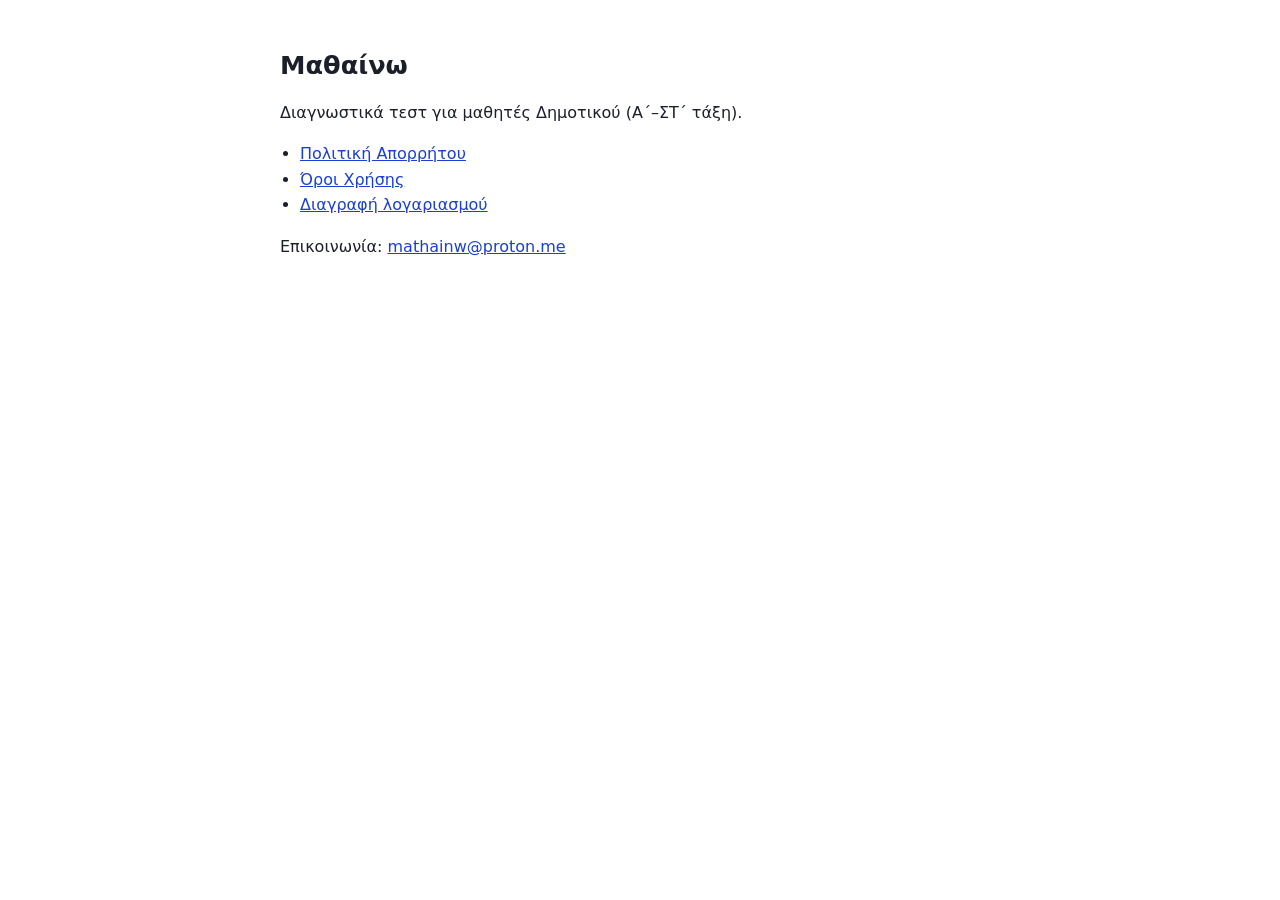
<file: index.html>
<!doctype html>
<html lang="el">
<head>
<meta charset="utf-8">
<meta name="viewport" content="width=device-width, initial-scale=1">
<title>Μαθαίνω</title>
<link rel="stylesheet" href="style.css">
</head>
<body>
<main>
<h1>Μαθαίνω</h1>
<p>Διαγνωστικά τεστ για μαθητές Δημοτικού (Α΄–ΣΤ΄ τάξη).</p>
<ul>
<li><a href="privacy.html">Πολιτική Απορρήτου</a></li>
<li><a href="terms.html">Όροι Χρήσης</a></li>
<li><a href="delete-account.html">Διαγραφή λογαριασμού</a></li>
</ul>
<p>Επικοινωνία: <a href="mailto:mathainw@proton.me">mathainw@proton.me</a></p>
</main>
</body>
</html>
</file>
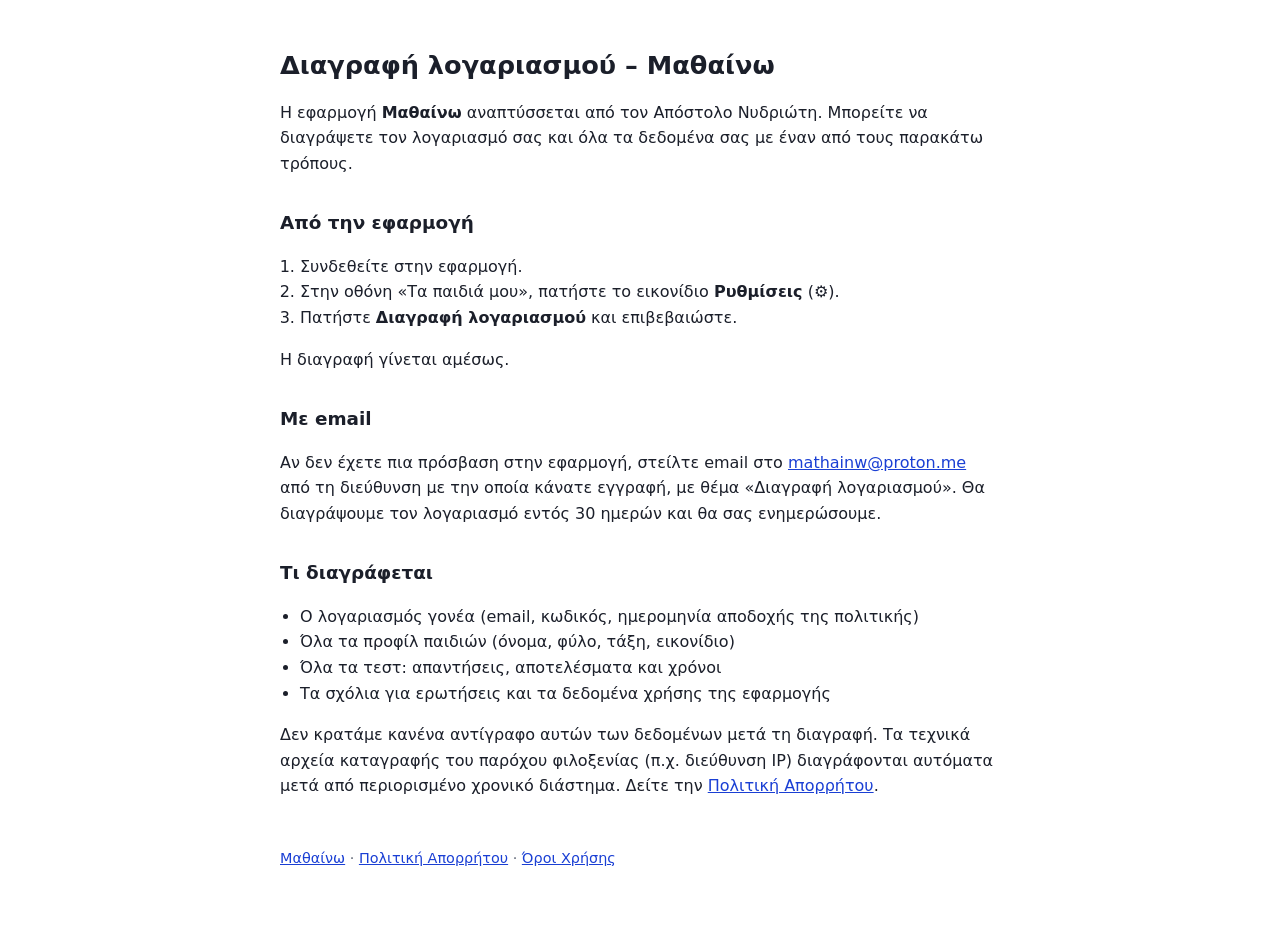
<file: delete-account.html>
<!doctype html>
<html lang="el">
<head>
<meta charset="utf-8">
<meta name="viewport" content="width=device-width, initial-scale=1">
<title>Διαγραφή λογαριασμού – Μαθαίνω</title>
<link rel="stylesheet" href="style.css">
</head>
<body>
<main>
<h1>Διαγραφή λογαριασμού – Μαθαίνω</h1>
<p>Η εφαρμογή <strong>Μαθαίνω</strong> αναπτύσσεται από τον Απόστολο Νυδριώτη. Μπορείτε να διαγράψετε τον λογαριασμό σας και όλα τα δεδομένα σας με έναν από τους παρακάτω τρόπους.</p>

<h2>Από την εφαρμογή</h2>
<ol>
<li>Συνδεθείτε στην εφαρμογή.</li>
<li>Στην οθόνη «Τα παιδιά μου», πατήστε το εικονίδιο <strong>Ρυθμίσεις</strong> (⚙).</li>
<li>Πατήστε <strong>Διαγραφή λογαριασμού</strong> και επιβεβαιώστε.</li>
</ol>
<p>Η διαγραφή γίνεται αμέσως.</p>

<h2>Με email</h2>
<p>Αν δεν έχετε πια πρόσβαση στην εφαρμογή, στείλτε email στο <a href="mailto:mathainw@proton.me?subject=%CE%94%CE%B9%CE%B1%CE%B3%CF%81%CE%B1%CF%86%CE%AE%20%CE%BB%CE%BF%CE%B3%CE%B1%CF%81%CE%B9%CE%B1%CF%83%CE%BC%CE%BF%CF%8D">mathainw@proton.me</a> από τη διεύθυνση με την οποία κάνατε εγγραφή, με θέμα «Διαγραφή λογαριασμού». Θα διαγράψουμε τον λογαριασμό εντός 30 ημερών και θα σας ενημερώσουμε.</p>

<h2>Τι διαγράφεται</h2>
<ul>
<li>Ο λογαριασμός γονέα (email, κωδικός, ημερομηνία αποδοχής της πολιτικής)</li>
<li>Όλα τα προφίλ παιδιών (όνομα, φύλο, τάξη, εικονίδιο)</li>
<li>Όλα τα τεστ: απαντήσεις, αποτελέσματα και χρόνοι</li>
<li>Τα σχόλια για ερωτήσεις και τα δεδομένα χρήσης της εφαρμογής</li>
</ul>
<p>Δεν κρατάμε κανένα αντίγραφο αυτών των δεδομένων μετά τη διαγραφή. Τα τεχνικά αρχεία καταγραφής του παρόχου φιλοξενίας (π.χ. διεύθυνση IP) διαγράφονται αυτόματα μετά από περιορισμένο χρονικό διάστημα. Δείτε την <a href="privacy.html">Πολιτική Απορρήτου</a>.</p>

<p class="footer"><a href="index.html">Μαθαίνω</a> · <a href="privacy.html">Πολιτική Απορρήτου</a> · <a href="terms.html">Όροι Χρήσης</a></p>
</main>
</body>
</html>
</file>
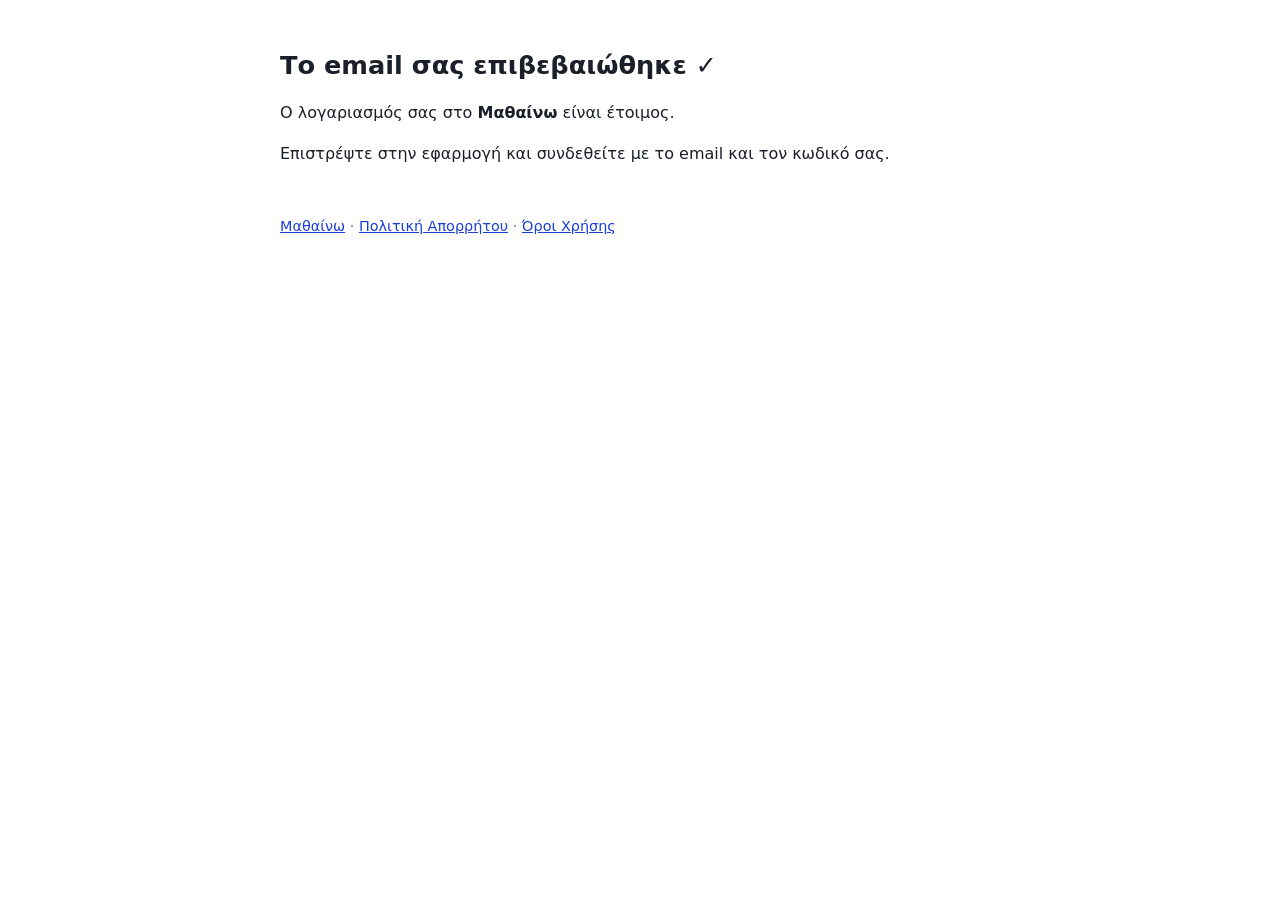
<file: email-confirmed.html>
<!doctype html>
<html lang="el">
<head>
<meta charset="utf-8">
<meta name="viewport" content="width=device-width, initial-scale=1">
<meta name="robots" content="noindex">
<title>Επιβεβαίωση email – Μαθαίνω</title>
<link rel="stylesheet" href="style.css">
</head>
<body>
<main>
<div id="ok">
<h1>Το email σας επιβεβαιώθηκε ✓</h1>
<p>Ο λογαριασμός σας στο <strong>Μαθαίνω</strong> είναι έτοιμος.</p>
<p>Επιστρέψτε στην εφαρμογή και συνδεθείτε με το email και τον κωδικό σας.</p>
</div>

<div id="error" hidden>
<h1>Ο σύνδεσμος δεν ισχύει</h1>
<p>Ο σύνδεσμος επιβεβαίωσης έχει λήξει ή έχει ήδη χρησιμοποιηθεί.</p>
<p>Δοκιμάστε να συνδεθείτε στην εφαρμογή. Αν δεν γίνεται, κάντε ξανά εγγραφή με το ίδιο email για να λάβετε νέο σύνδεσμο, ή γράψτε μας στο <a href="mailto:mathainw@proton.me">mathainw@proton.me</a>.</p>
</div>

<p class="footer"><a href="index.html">Μαθαίνω</a> · <a href="privacy.html">Πολιτική Απορρήτου</a> · <a href="terms.html">Όροι Χρήσης</a></p>
</main>
<script>
// Supabase redirects here after the confirmation link. On failure it adds
// error details to the URL; on success it adds session tokens.
var params = new URLSearchParams(location.hash.slice(1) + '&' + location.search.slice(1));
if (params.has('error') || params.has('error_code')) {
  document.getElementById('ok').hidden = true;
  document.getElementById('error').hidden = false;
}
// Remove tokens and error details from the address bar and browser history.
if (location.hash || location.search) {
  history.replaceState(null, '', location.pathname);
}
</script>
</body>
</html>
</file>
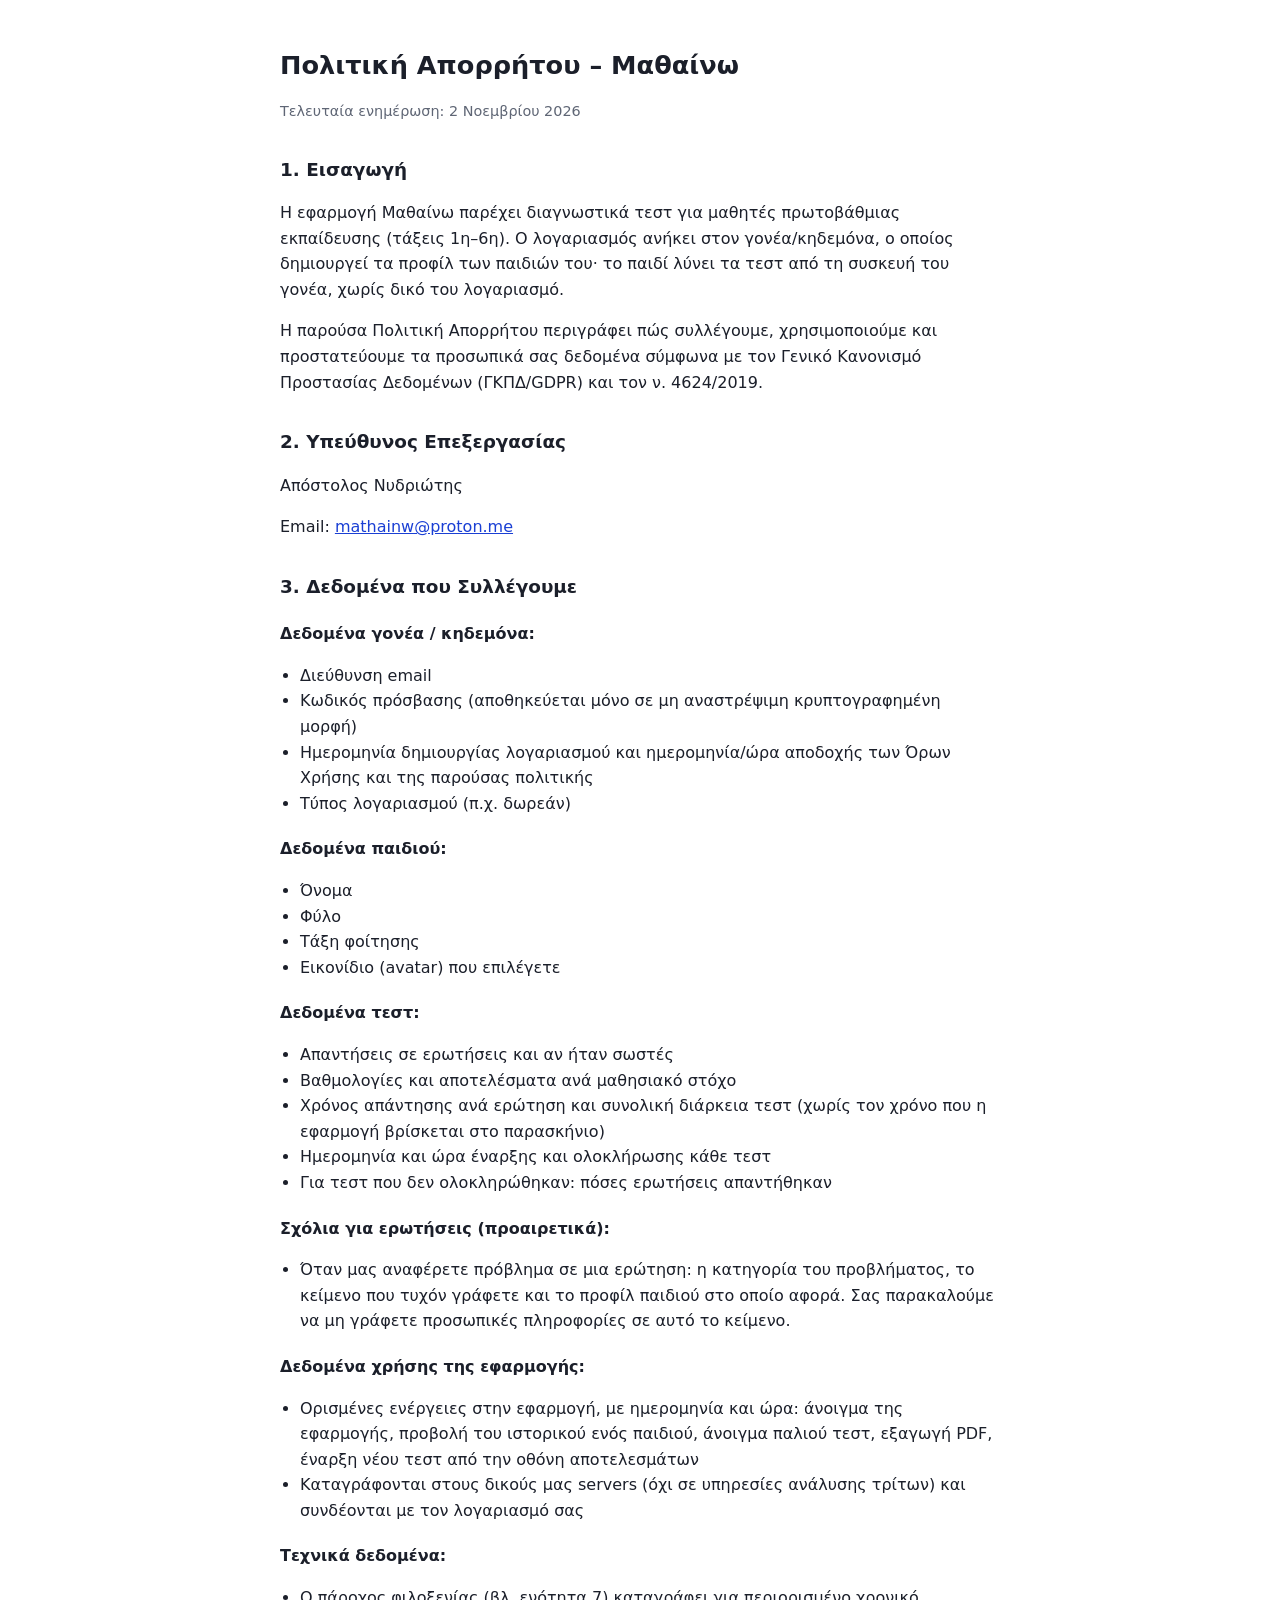
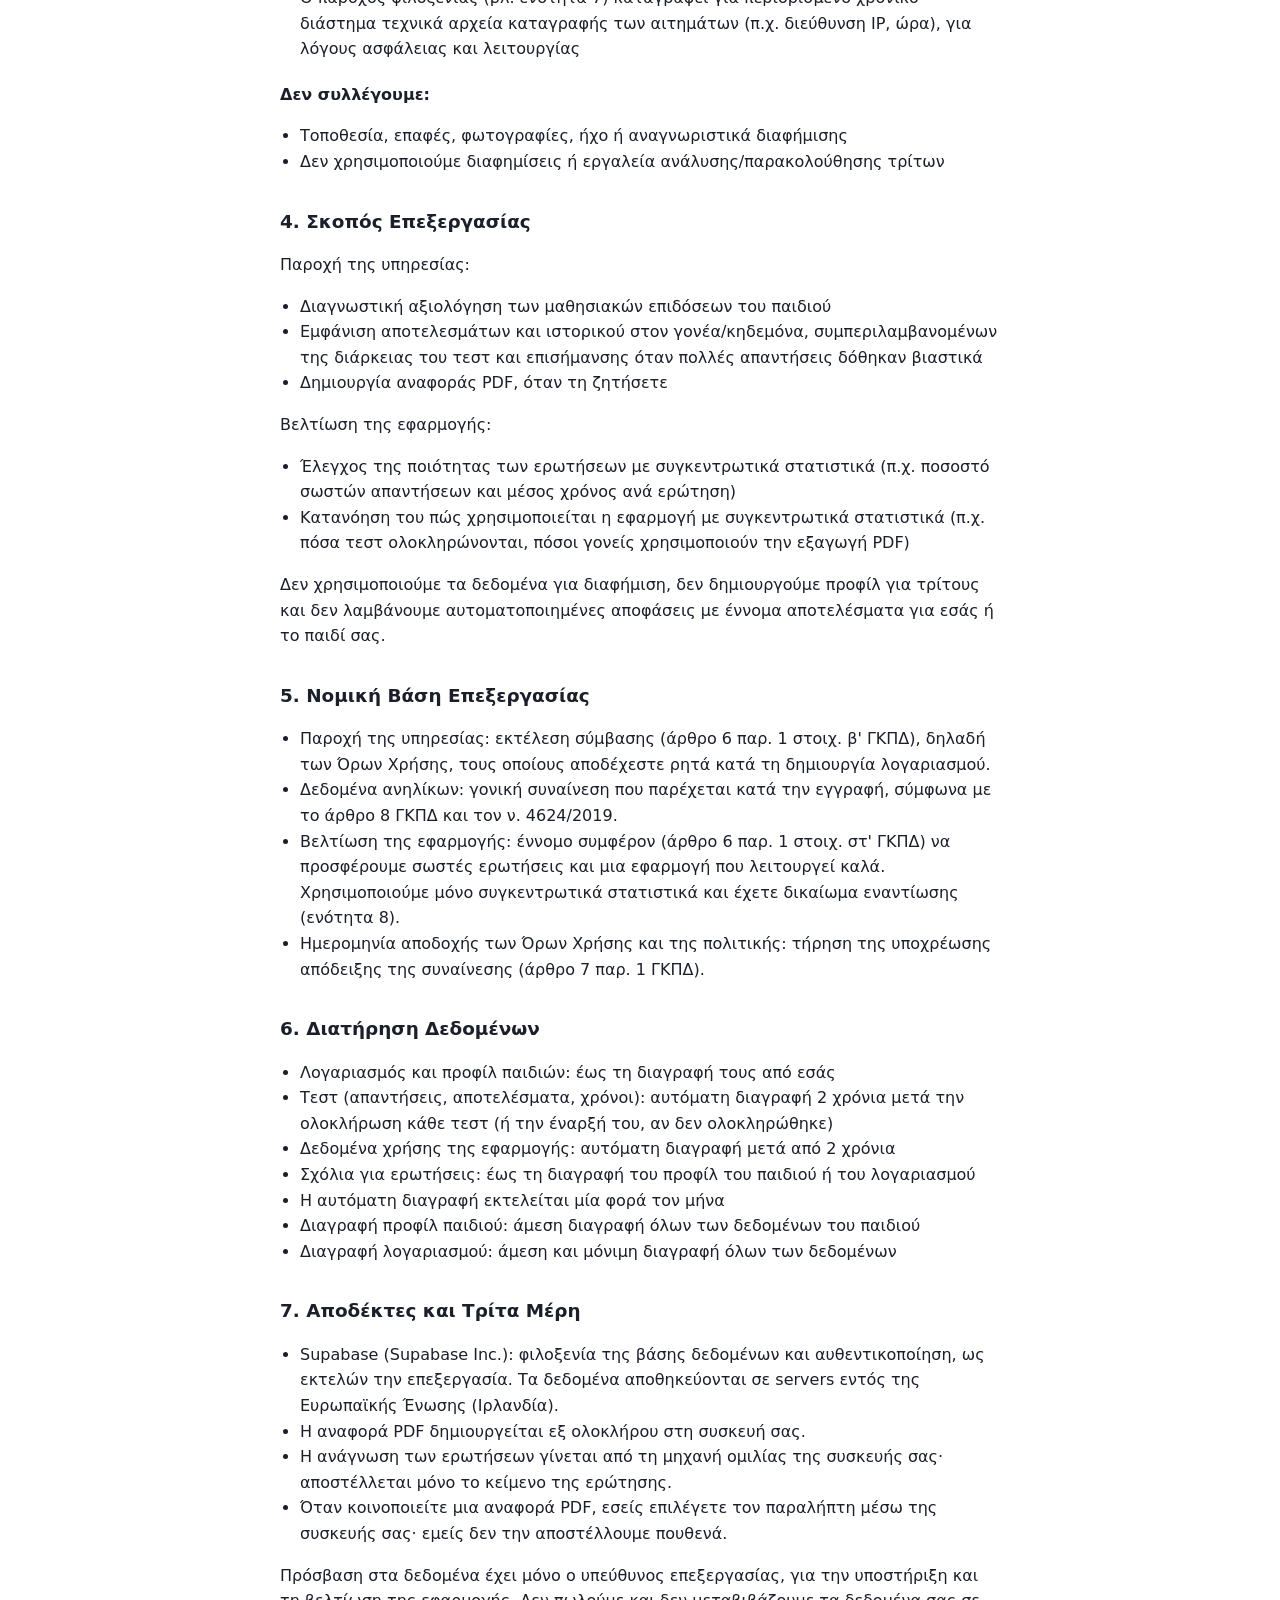
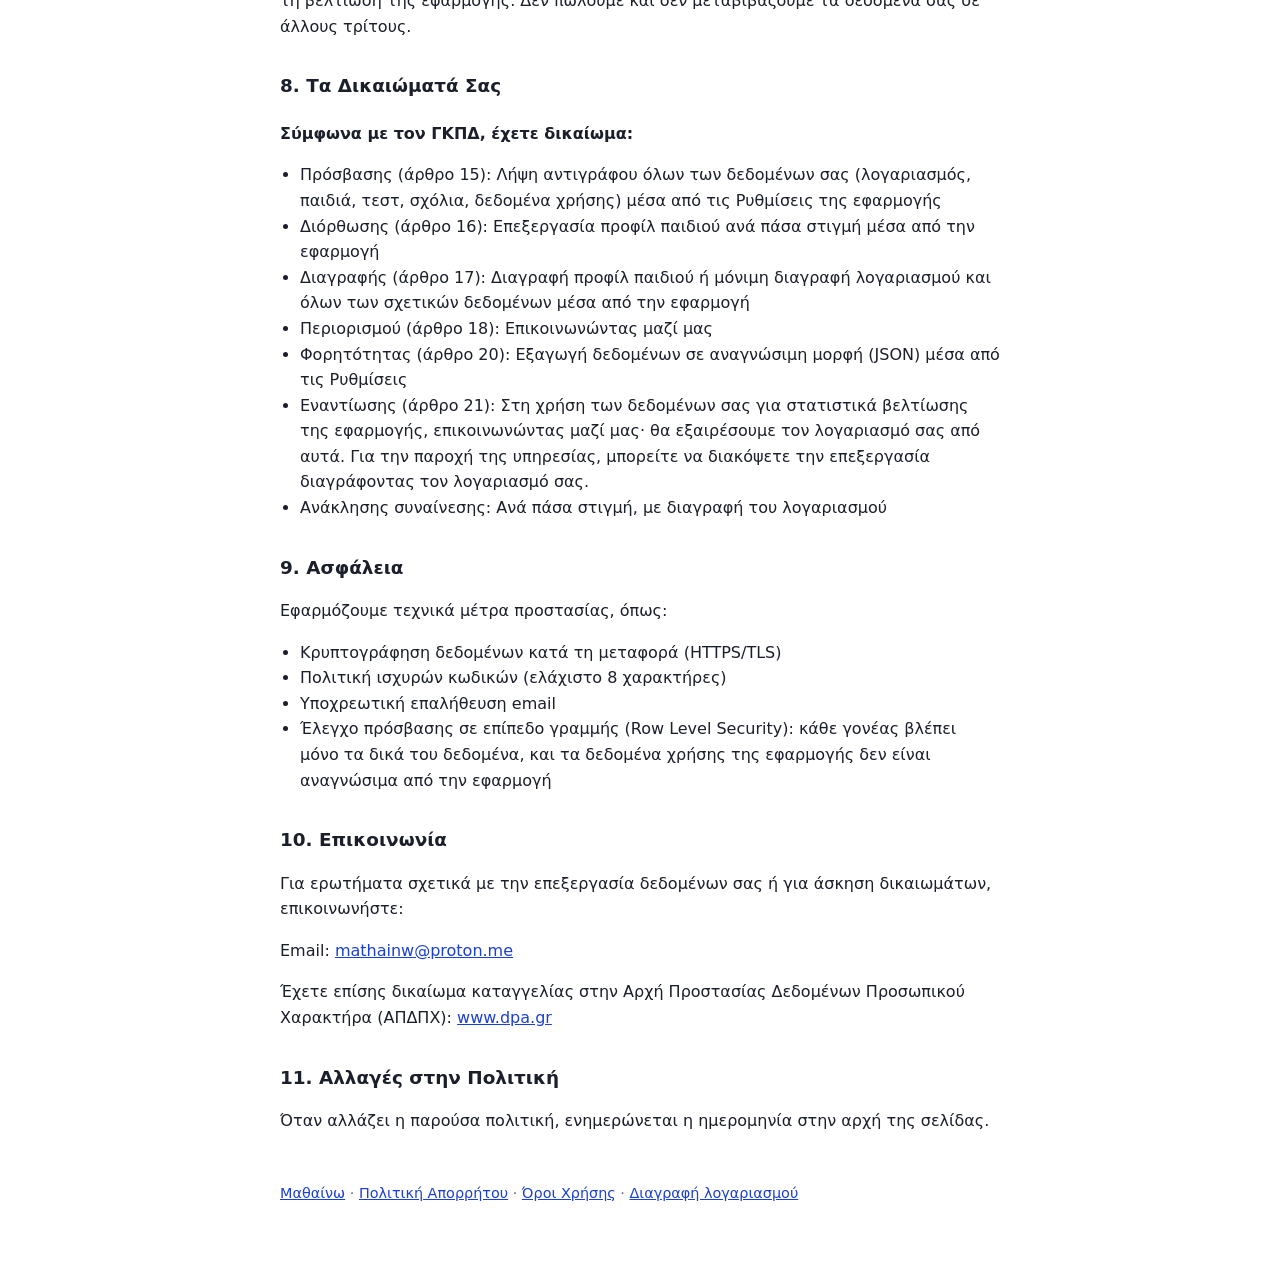
<file: privacy.html>
<!doctype html>
<html lang="el">
<head>
<meta charset="utf-8">
<meta name="viewport" content="width=device-width, initial-scale=1">
<title>Πολιτική Απορρήτου – Μαθαίνω</title>
<link rel="stylesheet" href="style.css">
</head>
<body>
<main>
<h1>Πολιτική Απορρήτου – Μαθαίνω</h1>
<p class="updated">Τελευταία ενημέρωση: 2 Νοεμβρίου 2026</p>
<h2>1. Εισαγωγή</h2>
<p>Η εφαρμογή Μαθαίνω παρέχει διαγνωστικά τεστ για μαθητές πρωτοβάθμιας εκπαίδευσης (τάξεις 1η–6η). Ο λογαριασμός ανήκει στον γονέα/κηδεμόνα, ο οποίος δημιουργεί τα προφίλ των παιδιών του· το παιδί λύνει τα τεστ από τη συσκευή του γονέα, χωρίς δικό του λογαριασμό.</p>
<p>Η παρούσα Πολιτική Απορρήτου περιγράφει πώς συλλέγουμε, χρησιμοποιούμε και προστατεύουμε τα προσωπικά σας δεδομένα σύμφωνα με τον Γενικό Κανονισμό Προστασίας Δεδομένων (ΓΚΠΔ/GDPR) και τον ν. 4624/2019.</p>
<h2>2. Υπεύθυνος Επεξεργασίας</h2>
<p>Απόστολος Νυδριώτης</p>
<p>Email: <a href="mailto:mathainw@proton.me">mathainw@proton.me</a></p>
<h2>3. Δεδομένα που Συλλέγουμε</h2>
<h3>Δεδομένα γονέα / κηδεμόνα:</h3>
<ul><li>Διεύθυνση email</li><li>Κωδικός πρόσβασης (αποθηκεύεται μόνο σε μη αναστρέψιμη κρυπτογραφημένη μορφή)</li><li>Ημερομηνία δημιουργίας λογαριασμού και ημερομηνία/ώρα αποδοχής των Όρων Χρήσης και της παρούσας πολιτικής</li><li>Τύπος λογαριασμού (π.χ. δωρεάν)</li></ul>
<h3>Δεδομένα παιδιού:</h3>
<ul><li>Όνομα</li><li>Φύλο</li><li>Τάξη φοίτησης</li><li>Εικονίδιο (avatar) που επιλέγετε</li></ul>
<h3>Δεδομένα τεστ:</h3>
<ul><li>Απαντήσεις σε ερωτήσεις και αν ήταν σωστές</li><li>Βαθμολογίες και αποτελέσματα ανά μαθησιακό στόχο</li><li>Χρόνος απάντησης ανά ερώτηση και συνολική διάρκεια τεστ (χωρίς τον χρόνο που η εφαρμογή βρίσκεται στο παρασκήνιο)</li><li>Ημερομηνία και ώρα έναρξης και ολοκλήρωσης κάθε τεστ</li><li>Για τεστ που δεν ολοκληρώθηκαν: πόσες ερωτήσεις απαντήθηκαν</li></ul>
<h3>Σχόλια για ερωτήσεις (προαιρετικά):</h3>
<ul><li>Όταν μας αναφέρετε πρόβλημα σε μια ερώτηση: η κατηγορία του προβλήματος, το κείμενο που τυχόν γράφετε και το προφίλ παιδιού στο οποίο αφορά. Σας παρακαλούμε να μη γράφετε προσωπικές πληροφορίες σε αυτό το κείμενο.</li></ul>
<h3>Δεδομένα χρήσης της εφαρμογής:</h3>
<ul><li>Ορισμένες ενέργειες στην εφαρμογή, με ημερομηνία και ώρα: άνοιγμα της εφαρμογής, προβολή του ιστορικού ενός παιδιού, άνοιγμα παλιού τεστ, εξαγωγή PDF, έναρξη νέου τεστ από την οθόνη αποτελεσμάτων</li><li>Καταγράφονται στους δικούς μας servers (όχι σε υπηρεσίες ανάλυσης τρίτων) και συνδέονται με τον λογαριασμό σας</li></ul>
<h3>Τεχνικά δεδομένα:</h3>
<ul><li>Ο πάροχος φιλοξενίας (βλ. ενότητα 7) καταγράφει για περιορισμένο χρονικό διάστημα τεχνικά αρχεία καταγραφής των αιτημάτων (π.χ. διεύθυνση IP, ώρα), για λόγους ασφάλειας και λειτουργίας</li></ul>
<h3>Δεν συλλέγουμε:</h3>
<ul><li>Τοποθεσία, επαφές, φωτογραφίες, ήχο ή αναγνωριστικά διαφήμισης</li><li>Δεν χρησιμοποιούμε διαφημίσεις ή εργαλεία ανάλυσης/παρακολούθησης τρίτων</li></ul>
<h2>4. Σκοπός Επεξεργασίας</h2>
<p>Παροχή της υπηρεσίας:</p>
<ul><li>Διαγνωστική αξιολόγηση των μαθησιακών επιδόσεων του παιδιού</li><li>Εμφάνιση αποτελεσμάτων και ιστορικού στον γονέα/κηδεμόνα, συμπεριλαμβανομένων της διάρκειας του τεστ και επισήμανσης όταν πολλές απαντήσεις δόθηκαν βιαστικά</li><li>Δημιουργία αναφοράς PDF, όταν τη ζητήσετε</li></ul>
<p>Βελτίωση της εφαρμογής:</p>
<ul><li>Έλεγχος της ποιότητας των ερωτήσεων με συγκεντρωτικά στατιστικά (π.χ. ποσοστό σωστών απαντήσεων και μέσος χρόνος ανά ερώτηση)</li><li>Κατανόηση του πώς χρησιμοποιείται η εφαρμογή με συγκεντρωτικά στατιστικά (π.χ. πόσα τεστ ολοκληρώνονται, πόσοι γονείς χρησιμοποιούν την εξαγωγή PDF)</li></ul>
<p>Δεν χρησιμοποιούμε τα δεδομένα για διαφήμιση, δεν δημιουργούμε προφίλ για τρίτους και δεν λαμβάνουμε αυτοματοποιημένες αποφάσεις με έννομα αποτελέσματα για εσάς ή το παιδί σας.</p>
<h2>5. Νομική Βάση Επεξεργασίας</h2>
<ul><li>Παροχή της υπηρεσίας: εκτέλεση σύμβασης (άρθρο 6 παρ. 1 στοιχ. β&#x27; ΓΚΠΔ), δηλαδή των Όρων Χρήσης, τους οποίους αποδέχεστε ρητά κατά τη δημιουργία λογαριασμού.</li><li>Δεδομένα ανηλίκων: γονική συναίνεση που παρέχεται κατά την εγγραφή, σύμφωνα με το άρθρο 8 ΓΚΠΔ και τον ν. 4624/2019.</li><li>Βελτίωση της εφαρμογής: έννομο συμφέρον (άρθρο 6 παρ. 1 στοιχ. στ&#x27; ΓΚΠΔ) να προσφέρουμε σωστές ερωτήσεις και μια εφαρμογή που λειτουργεί καλά. Χρησιμοποιούμε μόνο συγκεντρωτικά στατιστικά και έχετε δικαίωμα εναντίωσης (ενότητα 8).</li><li>Ημερομηνία αποδοχής των Όρων Χρήσης και της πολιτικής: τήρηση της υποχρέωσης απόδειξης της συναίνεσης (άρθρο 7 παρ. 1 ΓΚΠΔ).</li></ul>
<h2>6. Διατήρηση Δεδομένων</h2>
<ul><li>Λογαριασμός και προφίλ παιδιών: έως τη διαγραφή τους από εσάς</li><li>Τεστ (απαντήσεις, αποτελέσματα, χρόνοι): αυτόματη διαγραφή 2 χρόνια μετά την ολοκλήρωση κάθε τεστ (ή την έναρξή του, αν δεν ολοκληρώθηκε)</li><li>Δεδομένα χρήσης της εφαρμογής: αυτόματη διαγραφή μετά από 2 χρόνια</li><li>Σχόλια για ερωτήσεις: έως τη διαγραφή του προφίλ του παιδιού ή του λογαριασμού</li><li>Η αυτόματη διαγραφή εκτελείται μία φορά τον μήνα</li><li>Διαγραφή προφίλ παιδιού: άμεση διαγραφή όλων των δεδομένων του παιδιού</li><li>Διαγραφή λογαριασμού: άμεση και μόνιμη διαγραφή όλων των δεδομένων</li></ul>
<h2>7. Αποδέκτες και Τρίτα Μέρη</h2>
<ul><li>Supabase (Supabase Inc.): φιλοξενία της βάσης δεδομένων και αυθεντικοποίηση, ως εκτελών την επεξεργασία. Τα δεδομένα αποθηκεύονται σε servers εντός της Ευρωπαϊκής Ένωσης (Ιρλανδία).</li><li>Η αναφορά PDF δημιουργείται εξ ολοκλήρου στη συσκευή σας.</li><li>Η ανάγνωση των ερωτήσεων γίνεται από τη μηχανή ομιλίας της συσκευής σας· αποστέλλεται μόνο το κείμενο της ερώτησης.</li><li>Όταν κοινοποιείτε μια αναφορά PDF, εσείς επιλέγετε τον παραλήπτη μέσω της συσκευής σας· εμείς δεν την αποστέλλουμε πουθενά.</li></ul>
<p>Πρόσβαση στα δεδομένα έχει μόνο ο υπεύθυνος επεξεργασίας, για την υποστήριξη και τη βελτίωση της εφαρμογής. Δεν πωλούμε και δεν μεταβιβάζουμε τα δεδομένα σας σε άλλους τρίτους.</p>
<h2>8. Τα Δικαιώματά Σας</h2>
<h3>Σύμφωνα με τον ΓΚΠΔ, έχετε δικαίωμα:</h3>
<ul><li>Πρόσβασης (άρθρο 15): Λήψη αντιγράφου όλων των δεδομένων σας (λογαριασμός, παιδιά, τεστ, σχόλια, δεδομένα χρήσης) μέσα από τις Ρυθμίσεις της εφαρμογής</li><li>Διόρθωσης (άρθρο 16): Επεξεργασία προφίλ παιδιού ανά πάσα στιγμή μέσα από την εφαρμογή</li><li>Διαγραφής (άρθρο 17): Διαγραφή προφίλ παιδιού ή μόνιμη διαγραφή λογαριασμού και όλων των σχετικών δεδομένων μέσα από την εφαρμογή</li><li>Περιορισμού (άρθρο 18): Επικοινωνώντας μαζί μας</li><li>Φορητότητας (άρθρο 20): Εξαγωγή δεδομένων σε αναγνώσιμη μορφή (JSON) μέσα από τις Ρυθμίσεις</li><li>Εναντίωσης (άρθρο 21): Στη χρήση των δεδομένων σας για στατιστικά βελτίωσης της εφαρμογής, επικοινωνώντας μαζί μας· θα εξαιρέσουμε τον λογαριασμό σας από αυτά. Για την παροχή της υπηρεσίας, μπορείτε να διακόψετε την επεξεργασία διαγράφοντας τον λογαριασμό σας.</li><li>Ανάκλησης συναίνεσης: Ανά πάσα στιγμή, με διαγραφή του λογαριασμού</li></ul>
<h2>9. Ασφάλεια</h2>
<p>Εφαρμόζουμε τεχνικά μέτρα προστασίας, όπως:</p>
<ul><li>Κρυπτογράφηση δεδομένων κατά τη μεταφορά (HTTPS/TLS)</li><li>Πολιτική ισχυρών κωδικών (ελάχιστο 8 χαρακτήρες)</li><li>Υποχρεωτική επαλήθευση email</li><li>Έλεγχο πρόσβασης σε επίπεδο γραμμής (Row Level Security): κάθε γονέας βλέπει μόνο τα δικά του δεδομένα, και τα δεδομένα χρήσης της εφαρμογής δεν είναι αναγνώσιμα από την εφαρμογή</li></ul>
<h2>10. Επικοινωνία</h2>
<p>Για ερωτήματα σχετικά με την επεξεργασία δεδομένων σας ή για άσκηση δικαιωμάτων, επικοινωνήστε:</p>
<p>Email: <a href="mailto:mathainw@proton.me">mathainw@proton.me</a></p>
<p>Έχετε επίσης δικαίωμα καταγγελίας στην Αρχή Προστασίας Δεδομένων Προσωπικού Χαρακτήρα (ΑΠΔΠΧ): <a href="https://www.dpa.gr">www.dpa.gr</a></p>
<h2>11. Αλλαγές στην Πολιτική</h2>
<p>Όταν αλλάζει η παρούσα πολιτική, ενημερώνεται η ημερομηνία στην αρχή της σελίδας.</p>
<p class="footer"><a href="index.html">Μαθαίνω</a> · <a href="privacy.html">Πολιτική Απορρήτου</a> · <a href="terms.html">Όροι Χρήσης</a> · <a href="delete-account.html">Διαγραφή λογαριασμού</a></p>
</main>
</body>
</html>
</file>
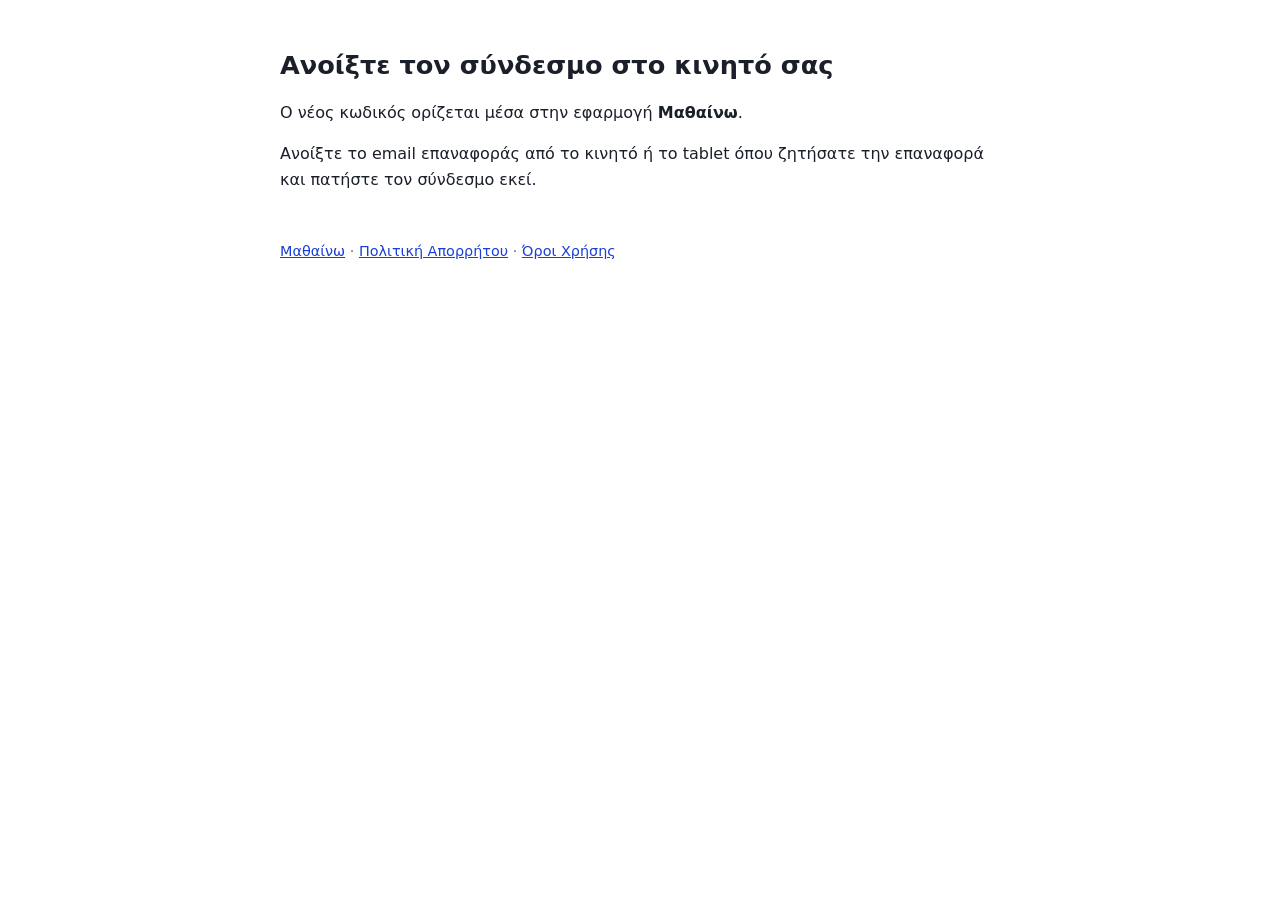
<file: reset-password.html>
<!doctype html>
<html lang="el">
<head>
<meta charset="utf-8">
<meta name="viewport" content="width=device-width, initial-scale=1">
<meta name="robots" content="noindex">
<title>Νέος κωδικός – Μαθαίνω</title>
<link rel="stylesheet" href="style.css">
</head>
<body>
<main>
<div id="mobile" hidden>
<h1>Ορισμός νέου κωδικού</h1>
<p>Η εφαρμογή <strong>Μαθαίνω</strong> θα ανοίξει για να ορίσετε νέο κωδικό.</p>
<p><a id="open" class="button" href="#">Άνοιγμα στην εφαρμογή</a></p>
<p class="note">Αν δεν ανοίξει, βεβαιωθείτε ότι ανοίγετε τον σύνδεσμο στο ίδιο κινητό όπου ζητήσατε την επαναφορά.</p>
</div>

<div id="desktop" hidden>
<h1>Ανοίξτε τον σύνδεσμο στο κινητό σας</h1>
<p>Ο νέος κωδικός ορίζεται μέσα στην εφαρμογή <strong>Μαθαίνω</strong>.</p>
<p>Ανοίξτε το email επαναφοράς από το κινητό ή το tablet όπου ζητήσατε την επαναφορά και πατήστε τον σύνδεσμο εκεί.</p>
</div>

<div id="error" hidden>
<h1>Ο σύνδεσμος δεν ισχύει</h1>
<p>Ο σύνδεσμος επαναφοράς έχει λήξει ή έχει ήδη χρησιμοποιηθεί.</p>
<p>Ζητήστε νέο σύνδεσμο από την εφαρμογή («Ξέχασα τον κωδικό μου»), ή γράψτε μας στο <a href="mailto:mathainw@proton.me">mathainw@proton.me</a>.</p>
</div>

<p class="footer"><a href="index.html">Μαθαίνω</a> · <a href="privacy.html">Πολιτική Απορρήτου</a> · <a href="terms.html">Όροι Χρήσης</a></p>
</main>
<script>
// Supabase redirects here from the password-reset email. We pass the same
// parameters on to the app, which finishes the reset.
var params = new URLSearchParams(location.hash.slice(1) + '&' + location.search.slice(1));
var appUrl = 'gr.mathainw://reset-password' + location.search + location.hash;
// iPadOS reports itself as a Mac, so also check for a touch screen.
var isMobile = /Android|iPhone|iPad|iPod/i.test(navigator.userAgent) ||
  (/Macintosh/.test(navigator.userAgent) && navigator.maxTouchPoints > 1);

if (params.has('error') || params.has('error_code')) {
  document.getElementById('error').hidden = false;
} else if (isMobile) {
  document.getElementById('mobile').hidden = false;
  document.getElementById('open').href = appUrl;
  location.href = appUrl;
} else {
  document.getElementById('desktop').hidden = false;
}

// Remove the reset code from the address bar and browser history.
if (location.hash || location.search) {
  history.replaceState(null, '', location.pathname);
}
</script>
</body>
</html>
</file>
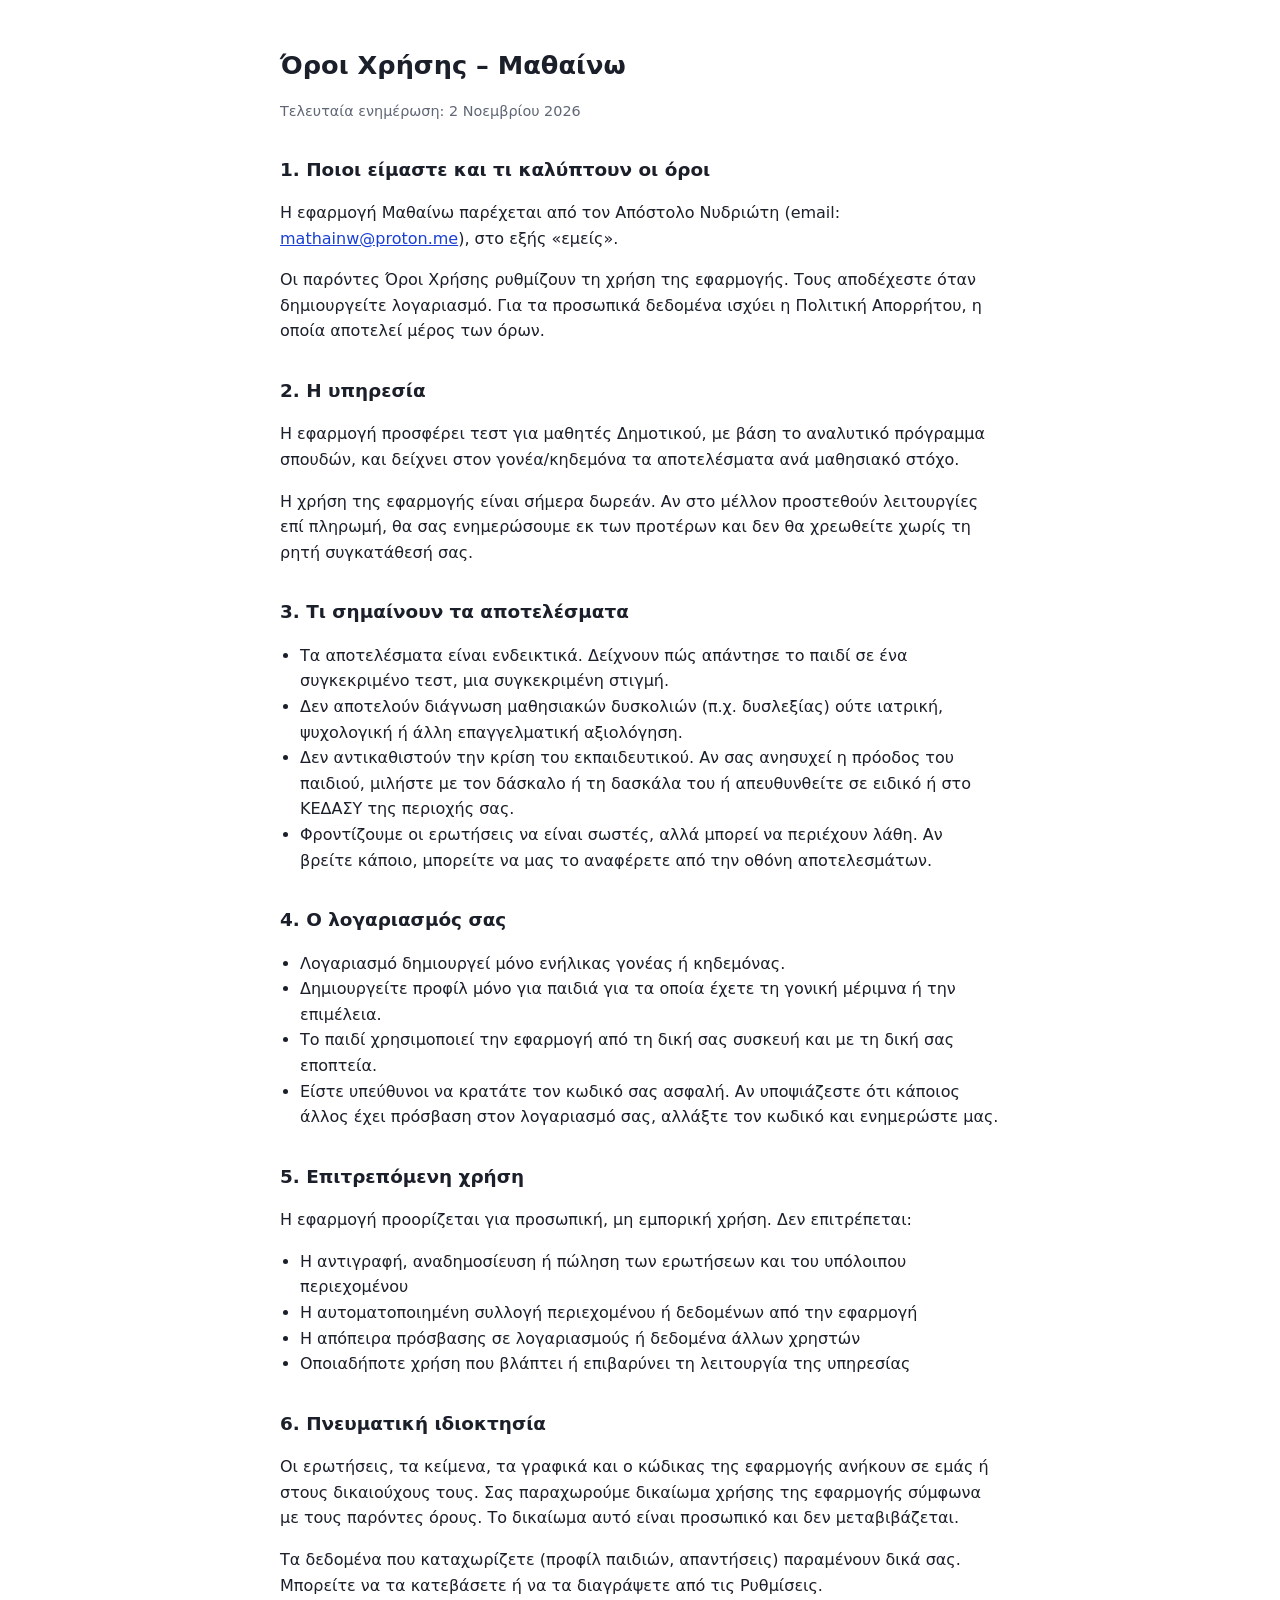
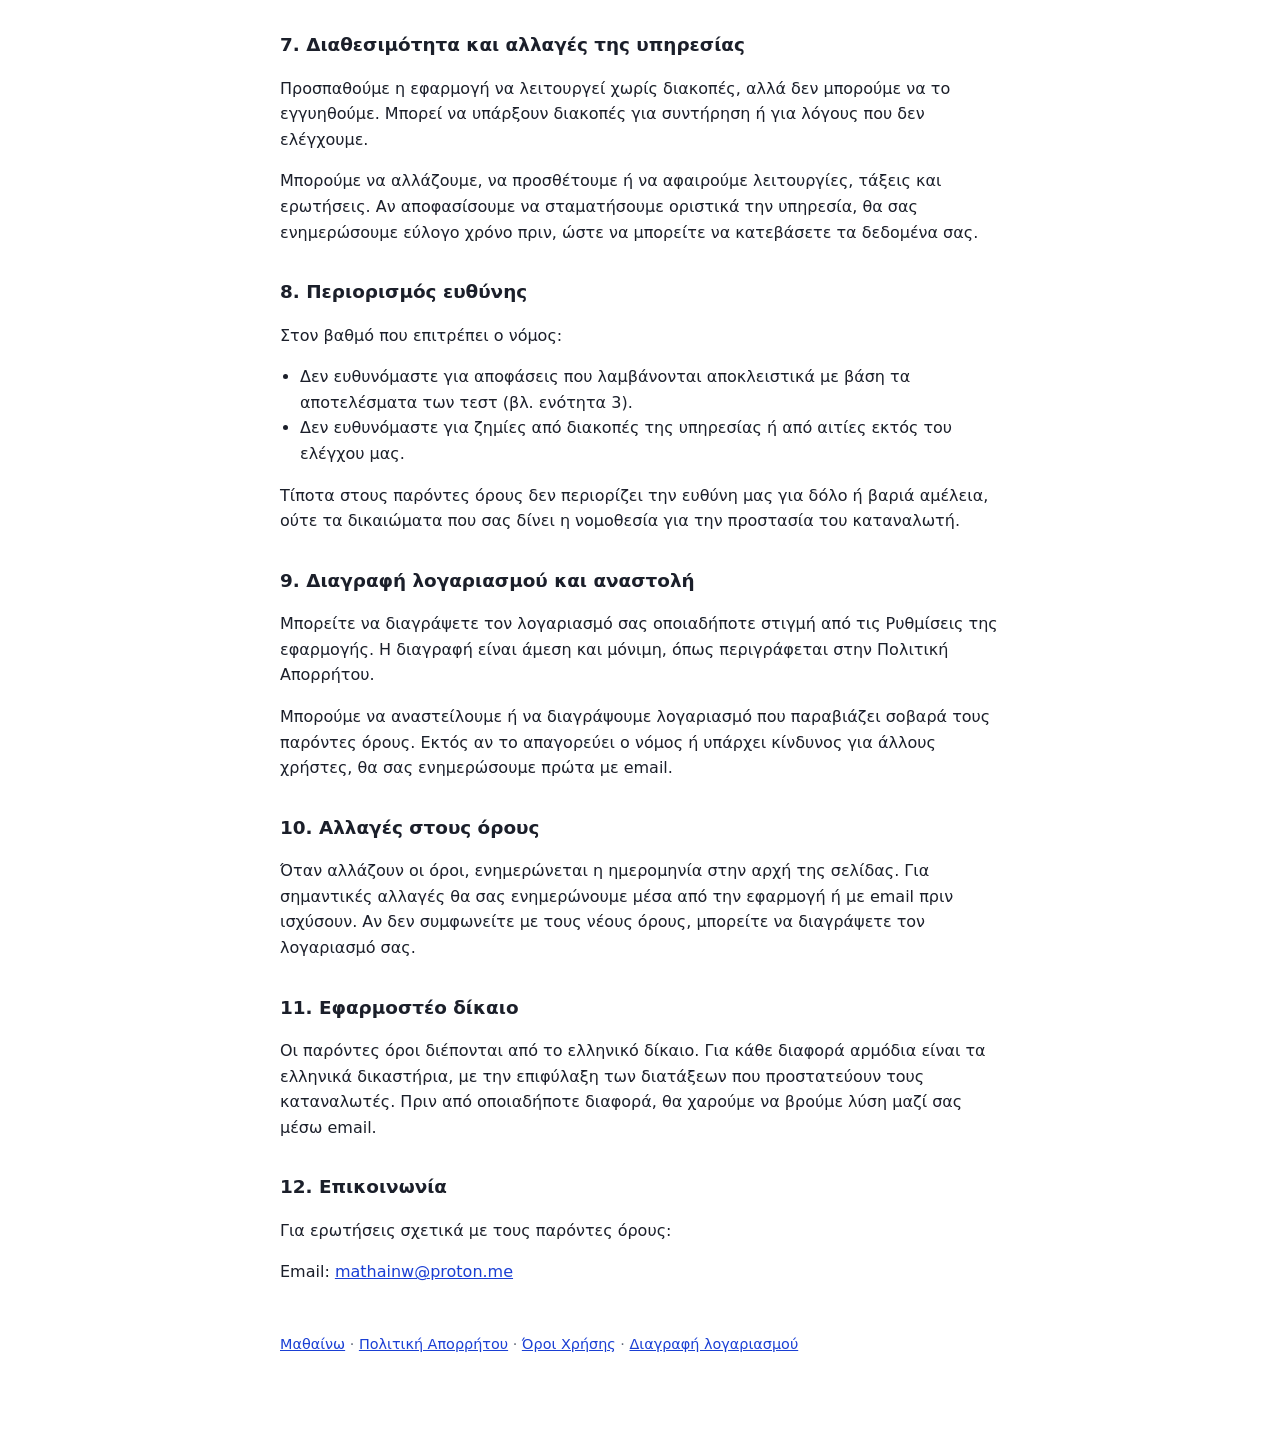
<file: terms.html>
<!doctype html>
<html lang="el">
<head>
<meta charset="utf-8">
<meta name="viewport" content="width=device-width, initial-scale=1">
<title>Όροι Χρήσης – Μαθαίνω</title>
<link rel="stylesheet" href="style.css">
</head>
<body>
<main>
<h1>Όροι Χρήσης – Μαθαίνω</h1>
<p class="updated">Τελευταία ενημέρωση: 2 Νοεμβρίου 2026</p>
<h2>1. Ποιοι είμαστε και τι καλύπτουν οι όροι</h2>
<p>Η εφαρμογή Μαθαίνω παρέχεται από τον Απόστολο Νυδριώτη (email: <a href="mailto:mathainw@proton.me">mathainw@proton.me</a>), στο εξής «εμείς».</p>
<p>Οι παρόντες Όροι Χρήσης ρυθμίζουν τη χρήση της εφαρμογής. Τους αποδέχεστε όταν δημιουργείτε λογαριασμό. Για τα προσωπικά δεδομένα ισχύει η Πολιτική Απορρήτου, η οποία αποτελεί μέρος των όρων.</p>
<h2>2. Η υπηρεσία</h2>
<p>Η εφαρμογή προσφέρει τεστ για μαθητές Δημοτικού, με βάση το αναλυτικό πρόγραμμα σπουδών, και δείχνει στον γονέα/κηδεμόνα τα αποτελέσματα ανά μαθησιακό στόχο.</p>
<p>Η χρήση της εφαρμογής είναι σήμερα δωρεάν. Αν στο μέλλον προστεθούν λειτουργίες επί πληρωμή, θα σας ενημερώσουμε εκ των προτέρων και δεν θα χρεωθείτε χωρίς τη ρητή συγκατάθεσή σας.</p>
<h2>3. Τι σημαίνουν τα αποτελέσματα</h2>
<ul><li>Τα αποτελέσματα είναι ενδεικτικά. Δείχνουν πώς απάντησε το παιδί σε ένα συγκεκριμένο τεστ, μια συγκεκριμένη στιγμή.</li><li>Δεν αποτελούν διάγνωση μαθησιακών δυσκολιών (π.χ. δυσλεξίας) ούτε ιατρική, ψυχολογική ή άλλη επαγγελματική αξιολόγηση.</li><li>Δεν αντικαθιστούν την κρίση του εκπαιδευτικού. Αν σας ανησυχεί η πρόοδος του παιδιού, μιλήστε με τον δάσκαλο ή τη δασκάλα του ή απευθυνθείτε σε ειδικό ή στο ΚΕΔΑΣΥ της περιοχής σας.</li><li>Φροντίζουμε οι ερωτήσεις να είναι σωστές, αλλά μπορεί να περιέχουν λάθη. Αν βρείτε κάποιο, μπορείτε να μας το αναφέρετε από την οθόνη αποτελεσμάτων.</li></ul>
<h2>4. Ο λογαριασμός σας</h2>
<ul><li>Λογαριασμό δημιουργεί μόνο ενήλικας γονέας ή κηδεμόνας.</li><li>Δημιουργείτε προφίλ μόνο για παιδιά για τα οποία έχετε τη γονική μέριμνα ή την επιμέλεια.</li><li>Το παιδί χρησιμοποιεί την εφαρμογή από τη δική σας συσκευή και με τη δική σας εποπτεία.</li><li>Είστε υπεύθυνοι να κρατάτε τον κωδικό σας ασφαλή. Αν υποψιάζεστε ότι κάποιος άλλος έχει πρόσβαση στον λογαριασμό σας, αλλάξτε τον κωδικό και ενημερώστε μας.</li></ul>
<h2>5. Επιτρεπόμενη χρήση</h2>
<p>Η εφαρμογή προορίζεται για προσωπική, μη εμπορική χρήση. Δεν επιτρέπεται:</p>
<ul><li>Η αντιγραφή, αναδημοσίευση ή πώληση των ερωτήσεων και του υπόλοιπου περιεχομένου</li><li>Η αυτοματοποιημένη συλλογή περιεχομένου ή δεδομένων από την εφαρμογή</li><li>Η απόπειρα πρόσβασης σε λογαριασμούς ή δεδομένα άλλων χρηστών</li><li>Οποιαδήποτε χρήση που βλάπτει ή επιβαρύνει τη λειτουργία της υπηρεσίας</li></ul>
<h2>6. Πνευματική ιδιοκτησία</h2>
<p>Οι ερωτήσεις, τα κείμενα, τα γραφικά και ο κώδικας της εφαρμογής ανήκουν σε εμάς ή στους δικαιούχους τους. Σας παραχωρούμε δικαίωμα χρήσης της εφαρμογής σύμφωνα με τους παρόντες όρους. Το δικαίωμα αυτό είναι προσωπικό και δεν μεταβιβάζεται.</p>
<p>Τα δεδομένα που καταχωρίζετε (προφίλ παιδιών, απαντήσεις) παραμένουν δικά σας. Μπορείτε να τα κατεβάσετε ή να τα διαγράψετε από τις Ρυθμίσεις.</p>
<h2>7. Διαθεσιμότητα και αλλαγές της υπηρεσίας</h2>
<p>Προσπαθούμε η εφαρμογή να λειτουργεί χωρίς διακοπές, αλλά δεν μπορούμε να το εγγυηθούμε. Μπορεί να υπάρξουν διακοπές για συντήρηση ή για λόγους που δεν ελέγχουμε.</p>
<p>Μπορούμε να αλλάζουμε, να προσθέτουμε ή να αφαιρούμε λειτουργίες, τάξεις και ερωτήσεις. Αν αποφασίσουμε να σταματήσουμε οριστικά την υπηρεσία, θα σας ενημερώσουμε εύλογο χρόνο πριν, ώστε να μπορείτε να κατεβάσετε τα δεδομένα σας.</p>
<h2>8. Περιορισμός ευθύνης</h2>
<p>Στον βαθμό που επιτρέπει ο νόμος:</p>
<ul><li>Δεν ευθυνόμαστε για αποφάσεις που λαμβάνονται αποκλειστικά με βάση τα αποτελέσματα των τεστ (βλ. ενότητα 3).</li><li>Δεν ευθυνόμαστε για ζημίες από διακοπές της υπηρεσίας ή από αιτίες εκτός του ελέγχου μας.</li></ul>
<p>Τίποτα στους παρόντες όρους δεν περιορίζει την ευθύνη μας για δόλο ή βαριά αμέλεια, ούτε τα δικαιώματα που σας δίνει η νομοθεσία για την προστασία του καταναλωτή.</p>
<h2>9. Διαγραφή λογαριασμού και αναστολή</h2>
<p>Μπορείτε να διαγράψετε τον λογαριασμό σας οποιαδήποτε στιγμή από τις Ρυθμίσεις της εφαρμογής. Η διαγραφή είναι άμεση και μόνιμη, όπως περιγράφεται στην Πολιτική Απορρήτου.</p>
<p>Μπορούμε να αναστείλουμε ή να διαγράψουμε λογαριασμό που παραβιάζει σοβαρά τους παρόντες όρους. Εκτός αν το απαγορεύει ο νόμος ή υπάρχει κίνδυνος για άλλους χρήστες, θα σας ενημερώσουμε πρώτα με email.</p>
<h2>10. Αλλαγές στους όρους</h2>
<p>Όταν αλλάζουν οι όροι, ενημερώνεται η ημερομηνία στην αρχή της σελίδας. Για σημαντικές αλλαγές θα σας ενημερώνουμε μέσα από την εφαρμογή ή με email πριν ισχύσουν. Αν δεν συμφωνείτε με τους νέους όρους, μπορείτε να διαγράψετε τον λογαριασμό σας.</p>
<h2>11. Εφαρμοστέο δίκαιο</h2>
<p>Οι παρόντες όροι διέπονται από το ελληνικό δίκαιο. Για κάθε διαφορά αρμόδια είναι τα ελληνικά δικαστήρια, με την επιφύλαξη των διατάξεων που προστατεύουν τους καταναλωτές. Πριν από οποιαδήποτε διαφορά, θα χαρούμε να βρούμε λύση μαζί σας μέσω email.</p>
<h2>12. Επικοινωνία</h2>
<p>Για ερωτήσεις σχετικά με τους παρόντες όρους:</p>
<p>Email: <a href="mailto:mathainw@proton.me">mathainw@proton.me</a></p>
<p class="footer"><a href="index.html">Μαθαίνω</a> · <a href="privacy.html">Πολιτική Απορρήτου</a> · <a href="terms.html">Όροι Χρήσης</a> · <a href="delete-account.html">Διαγραφή λογαριασμού</a></p>
</main>
</body>
</html>
</file>
<file: style.css>
:root { color-scheme: light dark; --fg: #1b1f2a; --muted: #5f6675; --bg: #ffffff; --accent: #1a3fd4; }
@media (prefers-color-scheme: dark) { :root { --fg: #e8eaf0; --muted: #a3a9b8; --bg: #12141a; --accent: #8ea6ff; } }
body { margin: 0; background: var(--bg); color: var(--fg); font: 16px/1.6 system-ui, -apple-system, "Segoe UI", Roboto, "Noto Sans", sans-serif; }
main { max-width: 720px; margin: 0 auto; padding: 32px 16px 64px; }
h1 { font-size: 1.6rem; line-height: 1.3; }
h2 { font-size: 1.15rem; margin-top: 2rem; }
h3 { font-size: 1rem; margin-top: 1.25rem; }
a { color: var(--accent); }
ul, ol { padding-left: 1.25rem; }
.updated, .footer { color: var(--muted); font-size: 0.9rem; }
.footer { margin-top: 3rem; }
.button { display: inline-block; padding: 12px 20px; border-radius: 8px; background: var(--accent); color: var(--bg); font-weight: 600; text-decoration: none; }
.note { color: var(--muted); font-size: 0.9rem; }
</file>
